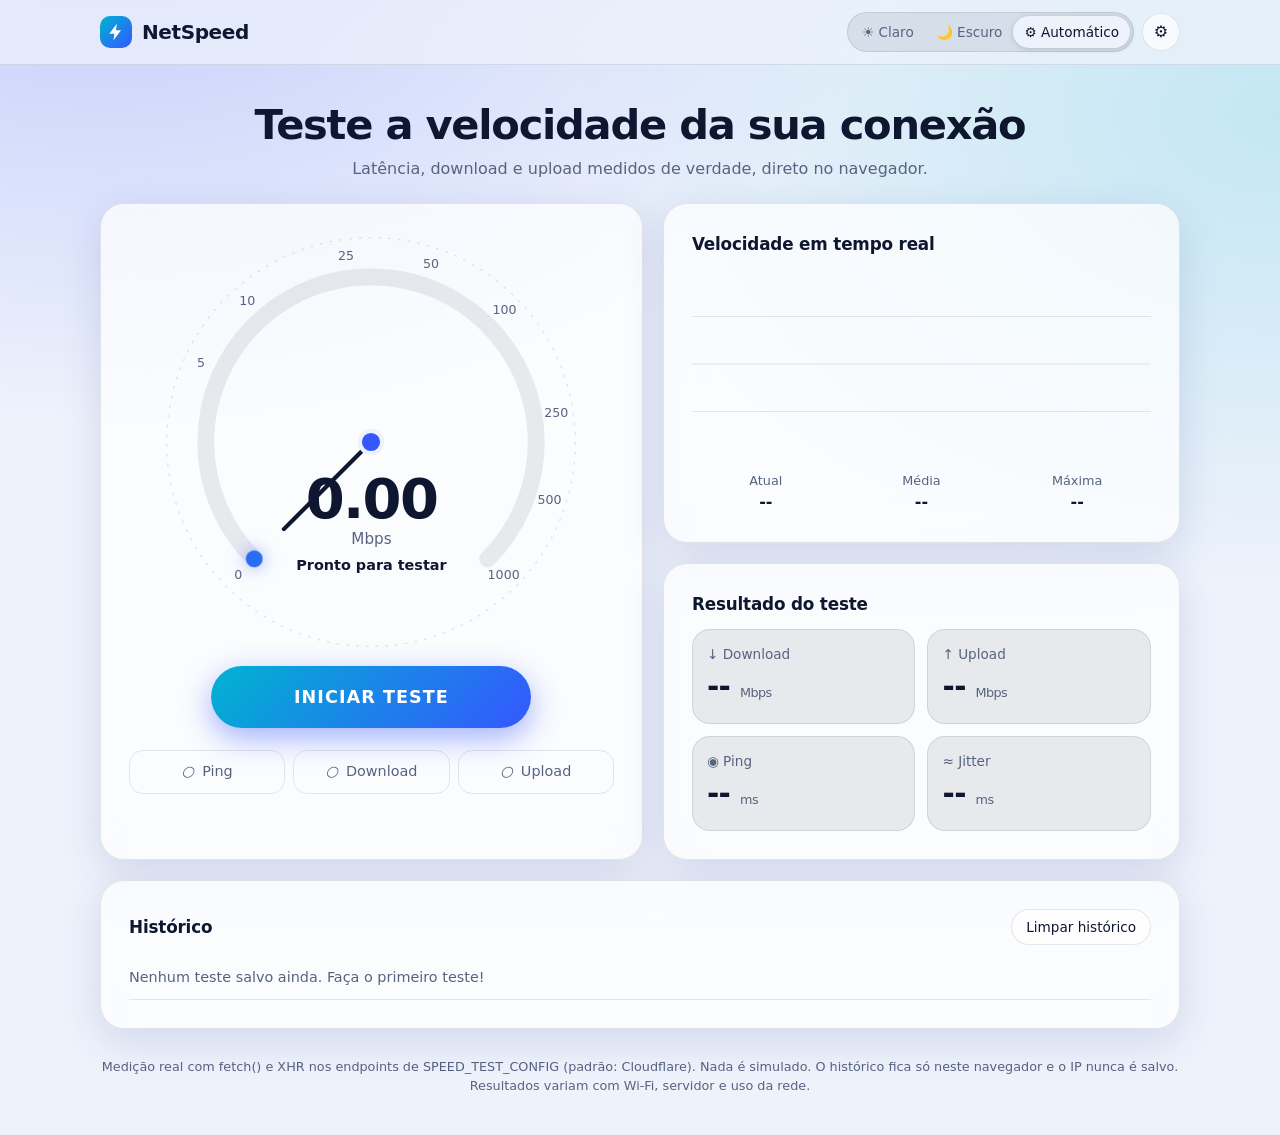
<file: netspeed/index.html>
<!DOCTYPE html><html lang="pt-BR" data-theme="light">
<head>
<meta charset="utf-8">
<meta name="viewport" content="width=device-width,initial-scale=1">
<title>Innovva Netspeed</title>

<link rel="icon" id="favicon" type="image/png" sizes="512x512" href="/netspeed/files/images/favicon.png">
<style>
/* ===== Paleta (edite as variáveis para trocar as cores) ===== */
*{box-sizing:border-box;margin:0}
:root,[data-theme=light]{--bg:#eef2fb;--surface:rgba(255,255,255,.72);--text:#0e1630;--muted:#586380;--primary:#3557ff;--accent:#00b3d1;--border:rgba(14,22,48,.1);--shadow:0 12px 40px rgba(40,60,140,.14);--track:rgba(14,22,48,.08)}
[data-theme=dark]{--bg:#070b18;--surface:rgba(20,28,54,.62);--text:#e9eeff;--muted:#93a0c4;--primary:#7290ff;--accent:#22e0d0;--border:rgba(160,180,255,.15);--shadow:0 12px 40px rgba(0,0,0,.5);--track:rgba(160,180,255,.12);color-scheme:dark}
[hidden]{display:none!important}
body{font:16px/1.5 ui-sans-serif,system-ui,-apple-system,"Segoe UI",Roboto,sans-serif;color:var(--text);min-height:100vh;overflow-x:hidden;
background:radial-gradient(50rem 32rem at 8% -8%,color-mix(in srgb,var(--primary) 24%,transparent),transparent),radial-gradient(44rem 30rem at 100% 10%,color-mix(in srgb,var(--accent) 18%,transparent),transparent),var(--bg);transition:background-color .4s,color .4s}
:focus-visible{outline:3px solid var(--primary);outline-offset:3px}
button,select{font:inherit;color:inherit}
.wrap{width:min(1080px,100% - 32px);margin:0 auto}
header{position:sticky;top:0;z-index:5;backdrop-filter:blur(16px);background:color-mix(in srgb,var(--bg) 70%,transparent);border-bottom:1px solid var(--border);transition:background-color .4s}
.bar{display:flex;align-items:center;justify-content:space-between;gap:12px;height:64px}
.logo{display:flex;align-items:center;gap:10px;font-weight:750;font-size:1.25rem;letter-spacing:-.02em;color:var(--text);text-decoration:none}
.logo svg{width:32px;height:32px;padding:6px;border-radius:10px;background:linear-gradient(135deg,var(--accent),var(--primary));fill:#fff}
.tools{display:flex;align-items:center;gap:8px}
.seg{display:flex;padding:3px;border:1px solid var(--border);border-radius:999px;background:var(--track)}
.seg button{border:0;background:none;color:var(--muted);padding:6px 11px;border-radius:999px;cursor:pointer;font-size:.85rem;transition:background .25s,color .25s}
.seg [aria-pressed=true]{background:var(--bg);color:var(--text);box-shadow:0 1px 6px rgba(0,0,0,.15)}
.icon,.ghost{border:1px solid var(--border);background:var(--surface);border-radius:999px;cursor:pointer;transition:transform .2s,border-color .2s}
.icon{width:38px;height:38px}.ghost{padding:7px 14px;font-size:.85rem}
.icon:hover,.ghost:hover{transform:translateY(-1px);border-color:var(--primary)}
.intro{text-align:center;padding:36px 0 22px}
h1{font-size:clamp(1.6rem,4.5vw,2.6rem);letter-spacing:-.03em;line-height:1.15}
.intro p{color:var(--muted);margin-top:8px}
h2{font-size:1.05rem;letter-spacing:-.01em}
.notice{margin:0 0 16px;padding:14px 18px;border-radius:16px;background:color-mix(in srgb,#ef4444 14%,var(--surface));border:1px solid #ef4444;animation:rise .4s}
.grid{display:grid;gap:20px;grid-template-columns:1fr;margin-bottom:20px}
.grid>*{min-width:0}
@media(min-width:900px){.grid.a{grid-template-columns:1.05fr 1fr}}
.grid.b{grid-template-columns:repeat(auto-fit,minmax(min(100%,340px),1fr))}
.side{display:grid;gap:20px;align-content:start}
.card{background:var(--surface);border:1px solid var(--border);border-radius:24px;box-shadow:var(--shadow);backdrop-filter:blur(18px);padding:clamp(18px,3vw,28px);animation:rise .6s both;transition:background-color .4s,border-color .4s}
.grid>:nth-child(2){animation-delay:.1s}
.ch{display:flex;align-items:center;justify-content:space-between;gap:10px;margin-bottom:12px}
/* ===== Velocímetro ===== */
.gauge{position:relative;width:min(100%,420px);margin:0 auto}
.gauge svg{width:100%;display:block;overflow:visible}
.gauge text{font-size:9px;fill:var(--muted);font-variant-numeric:tabular-nums}
#track{fill:none;stroke:var(--track);stroke-width:12;stroke-linecap:round}
#arc{fill:none;stroke:url(#g);stroke-width:12;stroke-linecap:round;filter:drop-shadow(0 0 6px color-mix(in srgb,var(--primary) 55%,transparent))}
.dash{fill:none;stroke:var(--border);stroke-width:1;stroke-dasharray:2 5}
#needle line{stroke:var(--text);stroke-width:3;stroke-linecap:round}
#needle circle{fill:var(--primary);stroke:var(--bg);stroke-width:3}
.readout{position:absolute;left:0;right:0;top:57%;text-align:center}
#speedVal{display:block;font-size:clamp(2.2rem,10vw,3.5rem);font-weight:750;letter-spacing:-.03em;line-height:1;font-variant-numeric:tabular-nums}
#unit{color:var(--muted);font-size:.95rem}
#status{font-size:.9rem;font-weight:600;margin-top:4px}
.testing .gauge{animation:pulse 1.8s ease-in-out infinite}
.done-glow #arc{animation:glow 1.4s}
.cta{display:block;margin:14px auto 22px;width:min(100%,320px);padding:18px 24px;border:0;border-radius:999px;cursor:pointer;color:#fff;font-weight:750;font-size:1.1rem;letter-spacing:.06em;background:linear-gradient(135deg,var(--accent),var(--primary));box-shadow:0 10px 30px color-mix(in srgb,var(--primary) 45%,transparent);transition:transform .25s,box-shadow .25s,opacity .25s}
.cta:hover:not(:disabled){transform:translateY(-3px) scale(1.02);box-shadow:0 16px 40px color-mix(in srgb,var(--primary) 55%,transparent)}
.cta:disabled{opacity:.6;cursor:progress}
.steps{list-style:none;padding:0;display:flex;gap:8px;justify-content:center}
.steps li{flex:1;display:flex;align-items:center;justify-content:center;gap:8px;padding:10px 6px;border-radius:14px;border:1px solid var(--border);color:var(--muted);font-size:.9rem;transition:all .3s}
.dot::before{content:"○"}
.steps .active{color:var(--text);border-color:var(--primary);background:color-mix(in srgb,var(--primary) 10%,transparent)}
.active .dot::before{content:"●";color:var(--primary);animation:blink 1s infinite}
.steps .done{color:var(--text)}
.done .dot::before{content:"✓";color:var(--accent);font-weight:800;display:inline-block;animation:pop .45s}
canvas{width:100%;height:190px;display:block}
.stats{display:grid;grid-template-columns:repeat(3,1fr);gap:8px;margin-top:12px;text-align:center}
.stats dt{color:var(--muted);font-size:.8rem}.stats dd{font-weight:700;font-variant-numeric:tabular-nums}
.tiles{display:grid;grid-template-columns:1fr 1fr;gap:12px;margin-top:12px}
.tile{padding:14px;border-radius:18px;border:1px solid var(--border);background:var(--track)}
.tile .k{display:block;color:var(--muted);font-size:.85rem}
.tile b{font-size:clamp(1.3rem,4.5vw,1.85rem);letter-spacing:-.02em;font-variant-numeric:tabular-nums}
.tile small{color:var(--muted);font-size:.8rem;font-weight:500}
.tile.glow{animation:glow 1.4s}
.q{display:inline-block;margin-top:16px;padding:6px 16px;border-radius:999px;font-weight:750;letter-spacing:.05em;color:#fff;background:var(--c,#888);animation:pop .5s}
#qHint{display:block;margin-top:6px;color:var(--muted);font-size:.82rem}
.q[data-l=excelente]{--c:#16a870}.q[data-l=boa]{--c:#2b8fe0}.q[data-l=regular]{--c:#d98a0b}.q[data-l=baixa]{--c:#dc3c3c}
.info{display:grid;gap:2px;margin-top:8px}
.info div{display:flex;justify-content:space-between;gap:12px;padding:8px 0;border-bottom:1px solid var(--border);font-size:.92rem}
.info dt{color:var(--muted)}.info dd{font-weight:600;text-align:right;overflow-wrap:anywhere}
#hist{list-style:none;padding:0}
#hist li{display:flex;flex-wrap:wrap;gap:4px 14px;padding:10px 0;border-bottom:1px solid var(--border);font-size:.9rem;font-variant-numeric:tabular-nums}
#hist time{flex-basis:100%;color:var(--muted);font-size:.8rem}
#hist .empty{color:var(--muted)}
.foot{color:var(--muted);font-size:.8rem;text-align:center;padding:8px 0 40px}/* ===== Configurações ===== */dialog{margin:auto;width:min(420px,calc(100% - 32px));border:1px solid var(--border);border-radius:24px;padding:0;background:var(--bg);color:var(--text);box-shadow:var(--shadow)}dialog[open]{animation:pop .3s}dialog::backdrop{background:rgba(5,10,25,.55);backdrop-filter:blur(4px)}.dbody{padding:22px}.row{display:flex;align-items:center;justify-content:space-between;gap:12px;padding:12px 0;border-bottom:1px solid var(--border)}dialog .seg .lb{display:inline!important}select{padding:8px 10px;border-radius:10px;border:1px solid var(--border);background:var(--surface)}input[type=checkbox]{width:22px;height:22px;accent-color:var(--primary)}@media(max-width:560px){.seg .lb{display:none}.logo{font-size:1.1rem}.card{border-radius:20px}.steps li{font-size:.8rem;gap:4px}}

/* ===== Animações ===== /@keyframes rise{from{opacity:0;transform:translateY(14px)}}@keyframes pop{from{opacity:0;transform:scale(.7)}}@keyframes blink{50%{opacity:.35}}@keyframes pulse{50%{filter:drop-shadow(0 0 18px color-mix(in srgb,var(--primary) 45%,transparent))}}@keyframes glow{0%,100%{box-shadow:none}40%{box-shadow:0 0 0 3px var(--accent),0 0 28px var(--accent)}}@media(prefers-reduced-motion:reduce){,*::before{animation:none!important;transition:none!important}}[data-motion=off] *,[data-motion=off] *::before{animation:none!important;transition:none!important}</style>

</head><body>
<header>
  <div class="wrap bar">
    <a class="logo" href="./" aria-label="Início">
      <svg viewBox="0 0 24 24" aria-hidden="true">
        <path d="M13 2 4 14h6l-1 8 9-12h-6z"/>
      </svg>
      <span id="appName">NetSpeed</span>
    </a><div class="tools">
  <div class="seg" data-themeseg role="group" aria-label="Tema"></div>
  <button class="icon" id="openSettings" aria-label="Abrir configurações">⚙</button>
</div>

  </div>
</header><main class="wrap" id="app">
  <div class="intro">
    <h1>Teste a velocidade da sua conexão</h1>
    <p>Latência, download e upload medidos de verdade, direto no navegador.</p>
  </div>  <p id="notice" class="notice" role="alert" hidden></p>  <div class="grid a">
    <section class="card" aria-label="Teste de velocidade">
      <div class="gauge">
        <svg viewBox="0 0 300 300" role="img" aria-label="Velocímetro circular. Os valores em texto estão sempre disponíveis nos resultados.">
          <defs>
            <linearGradient id="g" x1="0" y1="1" x2="1" y2="0">
              <stop offset="0" style="stop-color:var(--accent)"/>
              <stop offset="1" style="stop-color:var(--primary)"/>
            </linearGradient>
          </defs><circle class="dash" cx="150" cy="150" r="146"/>
      <circle id="track" cx="150" cy="150" r="118" transform="rotate(135 150 150)"/>
      <circle id="arc" cx="150" cy="150" r="118" transform="rotate(135 150 150)"/>
      <g id="ticks"></g>

      <g id="needle">
        <line x1="150" y1="150" x2="150" y2="62"/>
        <circle cx="150" cy="150" r="8"/>
      </g>
    </svg>

    <div class="readout">
      <output id="speedVal">0.00</output>
      <span id="unit">Mbps</span>
      <p id="status" role="status" aria-live="polite">Pronto para testar</p>
    </div>
  </div>

  <button class="cta" id="startBtn">INICIAR TESTE</button>

  <ol class="steps" aria-label="Etapas do teste">
    <li data-step="ping"><i class="dot"></i>Ping</li>
    <li data-step="down"><i class="dot"></i>Download</li>
    <li data-step="up"><i class="dot"></i>Upload</li>
  </ol>
</section>

<div class="side">
  <section class="card">
    <div class="ch">
      <h2 id="chartTitle">Velocidade em tempo real</h2>
    </div>

    <canvas id="chart" role="img" aria-label="Gráfico da velocidade ao longo do tempo"></canvas>

    <dl class="stats">
      <div><dt>Atual</dt><dd id="stCur">--</dd></div>
      <div><dt>Média</dt><dd id="stAvg">--</dd></div>
      <div><dt>Máxima</dt><dd id="stMax">--</dd></div>
    </dl>
  </section>

  <section class="card">
    <h2>Resultado do teste</h2>

    <div class="tiles">
      <div class="tile">
        <span class="k">↓ Download</span>
        <b><output id="mDown">--</output> <small class="u">Mbps</small></b>
      </div>

      <div class="tile">
        <span class="k">↑ Upload</span>
        <b><output id="mUp">--</output> <small class="u">Mbps</small></b>
      </div>

      <div class="tile">
        <span class="k">◉ Ping</span>
        <b><output id="mPing">--</output> <small>ms</small></b>
      </div>

      <div class="tile">
        <span class="k">≈ Jitter</span>
        <b><output id="mJit">--</output> <small>ms</small></b>
      </div>
    </div>

    <div id="qWrap" hidden>
      <span class="q" id="quality"></span>
      <small id="qHint">Estimativa baseada nos valores medidos; não é uma classificação absoluta.</small>
    </div>
  </section>
</div>

  </div>  <div class="grid b">
    <section class="card" id="infoCard" hidden>
      <h2>Informações da conexão</h2>
      <dl class="info" id="info"></dl>
    </section><section class="card">
  <div class="ch">
    <h2>Histórico</h2>
    <button class="ghost" data-clear>Limpar histórico</button>
  </div>

  <ul id="hist"></ul>
</section>

  </div>  <p class="foot">
    Medição real com fetch() e XHR nos endpoints de SPEED_TEST_CONFIG
    (padrão: Cloudflare). Nada é simulado. O histórico fica só neste navegador
    e o IP nunca é salvo. Resultados variam com Wi-Fi, servidor e uso da rede.
  </p>
</main><dialog id="dlg" aria-labelledby="dlgT">
  <div class="dbody">
    <div class="ch">
      <h2 id="dlgT">Configurações</h2>
      <button class="icon" id="closeDlg" aria-label="Fechar">✕</button>
    </div><div class="row">
  <span>Tema</span>
  <div class="seg" data-themeseg role="group" aria-label="Tema"></div>
</div>

<label class="row">
  <span>Unidade de velocidade</span>
  <select id="unitSel">
    <option>Mbps</option>
    <option>MB/s</option>
    <option>Kbps</option>
  </select>
</label>

<label class="row">
  <span>Animações</span>
  <input type="checkbox" id="animChk">
</label>

<div class="row" style="border:0">
  <span>Histórico local</span>
  <button class="ghost" data-clear>Limpar histórico</button>
</div>

  </div>
</dialog><script>
"use strict";

/* ===================== CONFIGURAÇÃO ===================== */
const APP_NAME = "NetSpeed";

const SPEED_TEST_CONFIG = {
  downloadUrl: "https://speed.cloudflare.com/__down?bytes=50000000",
  uploadUrl: "https://speed.cloudflare.com/__up",
  pingUrl: "https://speed.cloudflare.com/__down?bytes=0",
  metaUrl: "https://speed.cloudflare.com/meta",

  pingCount: 10,
  streams: 4,
  duration: 8000,
  timeout: 5000
};

const CFG = SPEED_TEST_CONFIG;

/* ===================== ESTADO ===================== */
const $ = s => document.querySelector(s);
const $$ = s => [...document.querySelectorAll(s)];

const sleep = ms => new Promise(r => setTimeout(r, ms));

const S = {
  theme: "auto",
  unit: "Mbps",
  anim: true,

  cur: 0,
  target: 0,

  running: false,

  samples: [],
  max: 0,

  res: {},
  meta: null,

  /* estado da suavização visual */
  smoothWindow: [],
  smoothValue: 0
};

const mq = window.matchMedia("(prefers-color-scheme: dark)");

const store = {
  get(k, d) {
    try {
      return JSON.parse(localStorage.getItem(k)) ?? d;
    } catch {
      return d;
    }
  },

  set(k, v) {
    try {
      localStorage.setItem(k, JSON.stringify(v));
    } catch {}
  }
};

const reduced = () =>
  !S.anim || matchMedia("(prefers-reduced-motion: reduce)").matches;

const conv = v =>
  S.unit === "MB/s" ? v / 8 :
  S.unit === "Kbps" ? v * 1000 :
  v;

const fmt = v => conv(v).toFixed(2);

const bust = u =>
  u + (u.includes("?") ? "&" : "?") + "r=" +
  Math.random().toString(36).slice(2);

const clean = v => String(v).replace(/[<>&"']/g, "");

const persist = () =>
  store.set("netspeed.settings", {
    theme: S.theme,
    unit: S.unit,
    anim: S.anim
  });

/* ===================== INICIALIZAÇÃO ===================== */
function initializeApp() {
  document.title = APP_NAME + " — Teste de velocidade";
  $("#appName").textContent = APP_NAME;

  const saved = store.get("netspeed.settings", {});

  if (["light", "dark", "auto"].includes(saved.theme))
    S.theme = saved.theme;

  if (["Mbps", "MB/s", "Kbps"].includes(saved.unit))
    S.unit = saved.unit;

  if (typeof saved.anim === "boolean")
    S.anim = saved.anim;

  $("#unitSel").value = S.unit;
  $("#animChk").checked = S.anim;

  applyMotion();
  initializeTheme();
  initializeSpeedometer();
  initializeChart();
  refreshUnits();
  loadHistory();

  const dlg = $("#dlg");

  $("#startBtn").onclick = startSpeedTest;

  $("#openSettings").onclick = () => dlg.showModal();

  $("#closeDlg").onclick = () => dlg.close();

  dlg.onclick = e => {
    if (e.target === dlg) dlg.close();
  };

  $("#unitSel").onchange = e => {
    S.unit = e.target.value;
    persist();
    refreshUnits();
  };

  $("#animChk").onchange = e => {
    S.anim = e.target.checked;
    persist();
    applyMotion();
  };

  document.addEventListener("click", e => {
    const b = e.target.closest("[data-tc]");

    if (b) {
      S.theme = b.dataset.tc;
      persist();
      applyTheme();
    }

    if (
      e.target.closest("[data-clear]") &&
      confirm("Apagar todo o histórico de testes? Esta ação não pode ser desfeita.")
    ) {
      clearHistory();
    }
  });
}

function applyMotion() {
  document.documentElement.dataset.motion = S.anim ? "on" : "off";
}

function refreshUnits() {
  $("#unit").textContent = S.unit;

  renderMetrics();
  loadHistory();

  /* apenas sincroniza o valor atual, sem criar movimento */
  updateSpeedometer(S.target, true);

  if (!$("#infoCard").hidden)
    renderInfo();
}

/* ===================== TEMA ===================== */
function initializeTheme() {
  $$("[data-themeseg]").forEach(el => {
    el.innerHTML = [
      ["light", "☀️", "Claro"],
      ["dark", "🌙", "Escuro"],
      ["auto", "⚙️", "Automático"]
    ]
      .map(
        ([k, i, l]) =>
          `<button data-tc="${k}" title="${l}" aria-label="${l}">
            <span aria-hidden="true">${i}</span>
            <span class="lb">${l}</span>
          </button>`
      )
      .join("");
  });

  mq.addEventListener("change", () =>
    S.theme === "auto" && applyTheme()
  );

  applyTheme();
}

function applyTheme() {
  document.documentElement.dataset.theme =
    S.theme === "dark" ||
    (S.theme === "auto" && mq.matches)
      ? "dark"
      : "light";

  $$("[data-tc]").forEach(b =>
    b.setAttribute(
      "aria-pressed",
      b.dataset.tc === S.theme
    )
  );

  drawChart();
}

/* ===================== VELOCÍMETRO ===================== */
const R = 118;
const CIRC = 2 * Math.PI * R;
const ARC = CIRC * 0.75;

const MARKS = [
  0, 5, 10, 25, 50, 100, 250, 500, 1000
];

/*
 * O ponteiro utiliza escala logarítmica:
 * 0 → começo
 * 1000 → final
 */
const frac = v =>
  Math.min(
    1,
    Math.log10(1 + Math.max(0, v)) /
    Math.log10(1001)
  );

/*
 * Suavização do ponteiro.
 *
 * Quanto menor o valor, mais "pesado" fica o ponteiro.
 * 0.09 = movimento bem suave.
 */
const NEEDLE_EASE = 0.09;

let raf = 0;

function initializeSpeedometer() {
  $("#ticks").innerHTML = MARKS.map(m => {
    const a =
      (-135 + frac(m) * 270) *
      Math.PI / 180;

    return `
      <text
        x="${150 + 134 * Math.sin(a)}"
        y="${153 - 134 * Math.cos(a)}"
        text-anchor="middle"
      >${m}</text>
    `;
  }).join("");

  $("#track").setAttribute(
    "stroke-dasharray",
    `${ARC} ${CIRC}`
  );

  /* começa realmente em zero */
  updateSpeedometer(0, true);
}

function updateSpeedometer(v, snap = false) {
  S.target = Math.max(0, Number(v) || 0);

  /*
   * "snap" só é usado quando precisamos sincronizar
   * o indicador instantaneamente, como ao resetar a UI.
   */
  if (snap || reduced()) {
    S.cur = S.target;
  }

  cancelAnimationFrame(raf);
  tick();
}

function tick() {
  const d = S.target - S.cur;

  /*
   * Interpolação mais lenta e contínua.
   * Isso evita que o ponteiro "teleporte" entre amostras.
   */
  if (Math.abs(d) < 0.01) {
    S.cur = S.target;
  } else {
    S.cur += d * NEEDLE_EASE;
  }

  const f = frac(S.cur);

  $("#arc").setAttribute(
    "stroke-dasharray",
    `${f * ARC} ${CIRC}`
  );

  $("#needle").setAttribute(
    "transform",
    `rotate(${-135 + f * 270} 150 150)`
  );

  $("#speedVal").textContent =
    conv(S.cur).toFixed(2);

  if (Math.abs(S.cur - S.target) > 0.01) {
    raf = requestAnimationFrame(tick);
  }
}

/* ===================== GRÁFICO ===================== */
let cv, ctx;

const SAMPLE_MS = 200;

function initializeChart() {
  cv = $("#chart");
  ctx = cv.getContext("2d");

  new ResizeObserver(drawChart).observe(cv);
}

function updateChart(v) {
  S.samples.push(v);
  drawChart();
}

function drawChart() {
  if (!ctx) return;

  const dpr = devicePixelRatio || 1;
  const w = cv.clientWidth;
  const h = cv.clientHeight;

  if (!w) return;

  if (
    cv.width !== Math.round(w * dpr) ||
    cv.height !== Math.round(h * dpr)
  ) {
    cv.width = Math.round(w * dpr);
    cv.height = Math.round(h * dpr);
  }

  ctx.setTransform(dpr, 0, 0, dpr, 0, 0);
  ctx.clearRect(0, 0, w, h);

  const cs = getComputedStyle(document.documentElement);

  const c1 =
    cs.getPropertyValue("--primary").trim();

  const c2 =
    cs.getPropertyValue("--accent").trim();

  ctx.strokeStyle =
    cs.getPropertyValue("--border");

  ctx.lineWidth = 1;

  for (let i = 1; i < 4; i++) {
    ctx.beginPath();
    ctx.moveTo(0, h * i / 4);
    ctx.lineTo(w, h * i / 4);
    ctx.stroke();
  }

  const s = S.samples;

  if (s.length < 2)
    return;

  const N = Math.ceil(
    CFG.duration / SAMPLE_MS
  );

  const top =
    Math.max(...s) * 1.2 || 1;

  const pad = 8;

  const P = s.map((v, i) => [
    i / Math.max(1, N - 1) * w,
    h - pad -
      v / top * (h - 2 * pad)
  ]);

  ctx.beginPath();
  ctx.moveTo(...P[0]);

  for (
    let i = 1;
    i < P.length - 1;
    i++
  ) {
    ctx.quadraticCurveTo(
      P[i][0],
      P[i][1],
      (P[i][0] + P[i + 1][0]) / 2,
      (P[i][1] + P[i + 1][1]) / 2
    );
  }

  const l = P[P.length - 1];

  ctx.lineTo(l[0], l[1]);

  const g =
    ctx.createLinearGradient(0, 0, w, 0);

  g.addColorStop(0, c2);
  g.addColorStop(1, c1);

  ctx.strokeStyle = g;
  ctx.lineWidth = 2.5;
  ctx.lineJoin = "round";
  ctx.stroke();

  ctx.lineTo(l[0], h);
  ctx.lineTo(P[0][0], h);
  ctx.closePath();

  const f =
    ctx.createLinearGradient(0, 0, 0, h);

  f.addColorStop(0, c1 + "55");
  f.addColorStop(1, c1 + "00");

  ctx.fillStyle = f;
  ctx.fill();
}

/* ===================== INTERFACE ===================== */
const STEPS = [
  "ping",
  "down",
  "up"
];

function setStep(cur) {
  const ci = STEPS.indexOf(cur);

  STEPS.forEach((k, i) => {
    $(`[data-step=${k}]`).className =
      cur === "end" || i < ci
        ? "done"
        : i === ci
          ? "active"
          : "";
  });
}

const setStatus = t =>
  $("#status").textContent = t;

function showNotice(m) {
  const n = $("#notice");
  n.textContent = m;
  n.hidden = false;
}

function renderMetrics() {
  const r = S.res;

  const set = (id, v) =>
    $(id).textContent = v;

  set(
    "#mPing",
    r.ping != null
      ? r.ping.toFixed(0)
      : "--"
  );

  set(
    "#mJit",
    r.jitter != null
      ? r.jitter.toFixed(1)
      : "--"
  );

  set(
    "#mDown",
    r.down != null
      ? fmt(r.down)
      : "--"
  );

  set(
    "#mUp",
    r.up != null
      ? fmt(r.up)
      : "--"
  );

  $$(".u").forEach(
    e => e.textContent = S.unit
  );
}

function showPhaseStats(cur, avg) {
  $("#stCur").textContent = fmt(cur);
  $("#stAvg").textContent = fmt(avg);
  $("#stMax").textContent = fmt(S.max);
}

function resetUI() {
  S.res = {};
  S.samples = [];
  S.max = 0;

  /* reseta também a memória da suavização */
  S.smoothWindow = [];
  S.smoothValue = 0;

  renderMetrics();
  drawChart();
  setStep("");

  /*
   * Reinicia diretamente em 0.
   * Não existe mais a animação 0 → 1000 → 0.
   */
  updateSpeedometer(0, true);

  [
    "#stCur",
    "#stAvg",
    "#stMax"
  ].forEach(s =>
    $(s).textContent = "--"
  );

  $("#chartTitle").textContent =
    "Velocidade em tempo real";

  $("#notice").hidden =
    $("#infoCard").hidden =
    $("#qWrap").hidden = true;

  document.body.classList.remove(
    "done-glow"
  );
}

function setButton(txt, busy) {
  const b = $("#startBtn");

  b.textContent = txt;
  b.disabled = busy;

  document.body.classList.toggle(
    "testing",
    busy
  );
}

/* ===================== SUAVIZAÇÃO ===================== */

/*
 * Mediana elimina valores isolados muito altos/baixos.
 *
 * Exemplo:
 * 300, 305, 309, 1200, 302
 *
 * O 1200 é tratado como pico isolado.
 */
function median(values) {
  if (!values.length)
    return 0;

  const a = [...values].sort(
    (x, y) => x - y
  );

  const mid = Math.floor(a.length / 2);

  return a.length % 2
    ? a[mid]
    : (a[mid - 1] + a[mid]) / 2;
}

/*
 * Combina:
 * 1. janela de mediana
 * 2. suavização exponencial
 *
 * Resultado:
 * a medição visual não oscila brutalmente.
 */
function stabilizeThroughput(raw) {
  const WINDOW = 5;
  const EMA = 0.28;

  S.smoothWindow.push(
    Math.max(0, raw)
  );

  if (
    S.smoothWindow.length >
    WINDOW
  ) {
    S.smoothWindow.shift();
  }

  const med = median(
    S.smoothWindow
  );

  if (!S.smoothValue) {
    S.smoothValue = med;
  } else {
    S.smoothValue =
      S.smoothValue * (1 - EMA) +
      med * EMA;
  }

  return S.smoothValue;
}

/* ===================== TESTE ===================== */
async function startSpeedTest() {
  if (S.running)
    return;

  if (!window.fetch || !window.performance) {
    return showNotice(
      "Seu navegador não tem suporte às APIs necessárias (fetch / performance). Atualize ou troque de navegador."
    );
  }

  if (navigator.onLine === false) {
    return showNotice(
      "Você parece estar sem conexão com a internet. Conecte-se e tente novamente."
    );
  }

  S.running = true;

  resetUI();
  setButton("TESTANDO...", true);

  try {
    setStatus("Preparando teste...");

    const metaP = loadMeta();

    /*
     * Antes havia:
     *
     * updateSpeedometer(1000);
     * await sleep(...);
     * updateSpeedometer(0);
     *
     * Isso causava o pico artificial.
     *
     * Agora o ponteiro permanece em 0.
     */
    await prepare();

    setStep("ping");
    setStatus("Medindo ping...");
    await measurePing();

    setStep("down");
    setStatus("Testando download...");
    await measureDownload();

    setStep("up");
    setStatus("Testando upload...");
    await measureUpload();

    setStep("end");
    setStatus("Finalizando...");

    await metaP;
    await sleep(
      reduced() ? 50 : 450
    );

    showResults();
    saveResult();

    setStatus("Teste concluído");
    setButton(
      "TESTAR NOVAMENTE",
      false
    );

  } catch (e) {
    showNotice(
      e.message ||
      "Não foi possível concluir a medição. Verifique sua conexão e tente novamente."
    );

    setStep("");
    updateSpeedometer(0);

    setStatus("Teste interrompido");

    setButton(
      "TENTAR NOVAMENTE",
      false
    );

  } finally {
    S.running = false;
  }
}

async function prepare() {
  /*
   * Pequeno tempo de preparação visual.
   * O ponteiro permanece em 0 durante toda essa fase.
   */
  updateSpeedometer(0, true);

  await sleep(
    reduced() ? 60 : 350
  );
}

function fail(step, e) {
  const m =
    e && e.name === "AbortError"
      ? `Tempo esgotado na etapa de ${step}. Verifique sua conexão e tente novamente.`
      : e instanceof TypeError
        ? `Falha na etapa de ${step}: o endpoint está indisponível, foi bloqueado por CORS ou você está sem conexão. Confira SPEED_TEST_CONFIG e a rede.`
        : "Não foi possível concluir a medição. Verifique sua conexão e tente novamente.";

  return new Error(m);
}

const fetchT = (url, ms) => {
  const c = new AbortController();

  const t = setTimeout(
    () => c.abort(),
    ms
  );

  return fetch(
    bust(url),
    {
      cache: "no-store",
      signal: c.signal
    }
  ).finally(() =>
    clearTimeout(t)
  );
};

async function loadMeta() {
  if (!CFG.metaUrl)
    return;

  try {
    S.meta =
      await (
        await fetchT(
          CFG.metaUrl,
          CFG.timeout
        )
      ).json();

  } catch {
    S.meta = null;
  }
}

/* ===================== PING ===================== */
async function measurePing() {
  const t = [];

  try {
    for (
      let i = 0;
      i < CFG.pingCount;
      i++
    ) {
      const a = performance.now();

      const r = await fetchT(
        CFG.pingUrl,
        CFG.timeout
      );

      await r.arrayBuffer();

      const d =
        performance.now() - a;

      if (i > 0)
        t.push(d);

      if (t.length) {
        S.res.ping =
          [...t].sort(
            (x, y) => x - y
          )[Math.floor(t.length / 2)];

        S.res.jitter =
          t.length > 1
            ? t.slice(1).reduce(
                (s, x, j) =>
                  s +
                  Math.abs(
                    x - t[j]
                  ),
                0
              ) /
              (t.length - 1)
            : 0;

        renderMetrics();
      }

      await sleep(80);
    }

  } catch (e) {
    throw fail("ping", e);
  }
}

/* ===================== DOWNLOAD ===================== */
async function dlWorker(st) {
  while (
    !st.ac.signal.aborted
  ) {
    try {
      const r = await fetch(
        bust(CFG.downloadUrl),
        {
          cache: "no-store",
          signal: st.ac.signal
        }
      );

      if (!r.ok)
        throw new Error(
          "HTTP " + r.status
        );

      if (
        r.body &&
        r.body.getReader
      ) {
        const rd =
          r.body.getReader();

        for (;;) {
          const {
            done,
            value
          } = await rd.read();

          if (done)
            break;

          st.bytes +=
            value.length;
        }

      } else {
        st.bytes +=
          (
            await r.arrayBuffer()
          ).byteLength;
      }

    } catch (e) {
      if (!st.ac.signal.aborted)
        st.fail = e;

      return;
    }
  }
}

/* ===================== UPLOAD ===================== */
let PAYLOAD;

async function ulWorker(st) {
  if (!PAYLOAD) {
    const c =
      crypto.getRandomValues(
        new Uint8Array(65536)
      );

    const a =
      new Uint8Array(
        65536 * 64
      );

    for (
      let i = 0;
      i < 64;
      i++
    ) {
      a.set(
        c,
        i * 65536
      );
    }

    PAYLOAD =
      new Blob([a]);
  }

  while (
    !st.ac.signal.aborted &&
    !st.fail
  ) {
    await new Promise(res => {
      const x =
        new XMLHttpRequest();

      let last = 0;

      st.xhrs.push(x);

      x.open(
        "POST",
        bust(CFG.uploadUrl)
      );

      x.timeout =
        CFG.timeout * 3;

      x.upload.onprogress = e => {
        st.bytes +=
          e.loaded - last;

        last = e.loaded;
      };

      x.onerror = () => {
        if (!st.ac.signal.aborted) {
          st.fail =
            new TypeError(
              "upload"
            );
        }

        res();
      };

      x.onload = () => {
        if (x.status >= 400) {
          st.fail =
            new Error(
              "HTTP " + x.status
            );
        }

        res();
      };

      x.onabort =
        x.ontimeout = () =>
          res();

      x.send(PAYLOAD);
    });
  }
}

/* ===================== THROUGHPUT ===================== */
async function measureThroughput(
  key,
  worker
) {
  const st = {
    bytes: 0,
    fail: null,
    ac: new AbortController(),
    xhrs: []
  };

  S.samples = [];
  S.max = 0;

  /* reinicia suavização de cada etapa */
  S.smoothWindow = [];
  S.smoothValue = 0;

  drawChart();

  const t0 = performance.now();

  let lt = t0;
  let lb = 0;

  let cur = 0;

  let wb = 0;
  let wt = t0;

  let warm = false;

  let sum = 0;
  let n = 0;

  for (
    let i = 0;
    i < CFG.streams;
    i++
  ) {
    worker(st);
  }

  await new Promise(res => {
    const id =
      setInterval(() => {
        const now =
          performance.now();

        const b =
          st.bytes;

        const elapsed =
          now - lt;

        /*
         * Velocidade instantânea real.
         */
        const inst =
          elapsed > 0
            ? (b - lb) *
              8 /
              (1e3 * elapsed)
            : 0;

        lt = now;
        lb = b;

        /*
         * Primeiro remove picos isolados,
         * depois suaviza.
         */
        const stable =
          stabilizeThroughput(
            inst
          );

        /*
         * Cur representa o valor visual
         * estável utilizado no medidor.
         *
         * Isso evita que um pacote isolado,
         * mudança de buffer ou rajada de dados
         * cause um pico enorme na interface.
         */
        cur = stable;

        /*
         * Ignora o primeiro segundo
         * para as estatísticas de fase.
         */
        if (
          !warm &&
          now - t0 > 1000
        ) {
          warm = true;
          wb = b;
          wt = now;
        }

        S.max = Math.max(
          S.max,
          cur
        );

        if (warm) {
          sum += cur;
          n++;
        }

        /*
         * A interface recebe somente
         * o valor estabilizado.
         */
        S.res[key] = cur;

        renderMetrics();

        updateSpeedometer(cur);

        updateChart(cur);

        showPhaseStats(
          cur,
          n ? sum / n : cur
        );

        if (
          now - t0 >=
            CFG.duration ||
          (st.fail && !b)
        ) {
          clearInterval(id);
          res();
        }

      }, SAMPLE_MS);
  });

  st.ac.abort();

  st.xhrs.forEach(
    x => x.abort()
  );

  if (!st.bytes) {
    throw (
      st.fail ||
      new TypeError("sem dados")
    );
  }

  /*
   * Resultado final continua sendo
   * calculado diretamente pelos bytes reais.
   * A suavização serve apenas para a interface.
   */
  const now =
    performance.now();

  return warm
    ? (st.bytes - wb) *
      8 /
      (1e3 * (now - wt))
    : st.bytes *
      8 /
      (1e3 * (now - t0));
}

async function measureDownload() {
  $("#chartTitle").textContent =
    "Download em tempo real (" +
    S.unit +
    ")";

  try {
    S.res.down =
      await measureThroughput(
        "down",
        dlWorker
      );

  } catch (e) {
    throw fail(
      "download",
      e
    );
  }

  renderMetrics();
}

async function measureUpload() {
  $("#chartTitle").textContent =
    "Upload em tempo real (" +
    S.unit +
    ")";

  try {
    S.res.up =
      await measureThroughput(
        "up",
        ulWorker
      );

  } catch (e) {
    throw fail(
      "upload",
      e
    );
  }

  renderMetrics();
}

/* ===================== RESULTADOS ===================== */
function countTo(
  sel,
  to,
  dec
) {
  const el = $(sel);

  if (reduced()) {
    el.textContent =
      to.toFixed(dec);

    return;
  }

  const t0 =
    performance.now();

  const D = 1100;

  (function f(n) {
    const p =
      Math.min(
        1,
        (n - t0) / D
      );

    el.textContent =
      (
        to *
        (1 -
          Math.pow(
            1 - p,
            3
          ))
      ).toFixed(dec);

    if (p < 1)
      requestAnimationFrame(f);

  })(t0);
}

function showResults() {
  const r = S.res;

  /*
   * O valor final também chega suavemente
   * ao resultado, sem "teleporte".
   */
  updateSpeedometer(r.down);

  countTo(
    "#mDown",
    conv(r.down),
    2
  );

  countTo(
    "#mUp",
    conv(r.up),
    2
  );

  countTo(
    "#mPing",
    r.ping,
    0
  );

  countTo(
    "#mJit",
    r.jitter,
    1
  );

  $$(".tile").forEach(t => {
    t.classList.remove("glow");
    void t.offsetWidth;
    t.classList.add("glow");
  });

  document.body.classList.add(
    "done-glow"
  );

  const l =
    r.down >= 100 &&
    r.ping < 30
      ? "excelente"
      : r.down >= 25 &&
        r.ping < 80
        ? "boa"
        : r.down >= 5 &&
          r.ping < 150
          ? "regular"
          : "baixa";

  const q = $("#quality");

  q.dataset.l = l;
  q.textContent =
    l.toUpperCase();

  $("#qWrap").hidden = false;

  renderInfo();

  $("#infoCard").hidden = false;
}

function renderInfo() {
  const c =
    navigator.connection || {};

  const m =
    S.meta || {};

  const r =
    S.res;

  const colo =
    m.colo &&
    typeof m.colo === "object"
      ? (
          m.colo.city ||
          m.colo.iata
        )
      : m.colo;

  let host = "";

  try {
    host =
      new URL(
        CFG.downloadUrl
      ).hostname;
  } catch {}

  const rows = [
    ["IP público", m.clientIp],
    [
      "Servidor",
      [m.city, colo]
        .filter(Boolean)
        .join(" · ") ||
        host
    ],
    [
      "Tipo de conexão",
      c.type
    ],
    [
      "Tecnologia estimada",
      c.effectiveType &&
        c.effectiveType.toUpperCase()
    ],
    [
      "RTT (navegador)",
      c.rtt != null &&
        c.rtt + " ms"
    ],
    [
      "Downlink (navegador)",
      c.downlink != null &&
        c.downlink + " Mbps"
    ],
    [
      "Economia de dados",
      c.saveData != null &&
        (
          c.saveData
            ? "Ativada"
            : "Desativada"
        )
    ],
    [
      "Latência",
      r.ping.toFixed(0) +
        " ms"
    ],
    [
      "Jitter",
      r.jitter.toFixed(1) +
        " ms"
    ],
    [
      "Download",
      fmt(r.down) +
        " " +
        S.unit
    ],
    [
      "Upload",
      fmt(r.up) +
        " " +
        S.unit
    ]
  ];

  $("#info").innerHTML =
    rows
      .map(
        ([k, v]) =>
          `<div>
            <dt>${k}</dt>
            <dd>${v ? clean(v) : "Não disponível"}</dd>
          </div>`
      )
      .join("");
}

/* ===================== HISTÓRICO ===================== */
const HK =
  "netspeed.history";

function saveResult() {
  const h =
    store.get(HK, []);

  h.unshift({
    t: Date.now(),
    d: S.res.down,
    u: S.res.up,
    p: S.res.ping
  });

  store.set(
    HK,
    h.slice(0, 10)
  );

  loadHistory();
}

function loadHistory() {
  const h =
    store.get(HK, []);

  $("#hist").innerHTML =
    Array.isArray(h) &&
    h.length
      ? h
          .map(x => {
            const d =
              new Date(x.t);

            return `
              <li>
                <time datetime="${d.toISOString()}">
                  ${d.toLocaleDateString("pt-BR")}
                  —
                  ${d.toLocaleTimeString(
                    "pt-BR",
                    {
                      hour: "2-digit",
                      minute: "2-digit"
                    }
                  )}
                </time>

                <span>
                  ↓ ${conv(x.d).toFixed(0)}
                  ${S.unit}
                </span>

                <span>
                  ↑ ${conv(x.u).toFixed(0)}
                  ${S.unit}
                </span>

                <span>
                  ◉ ${Number(x.p).toFixed(0)}
                  ms
                </span>
              </li>
            `;
          })
          .join("")

      : '<li class="empty">Nenhum teste salvo ainda. Faça o primeiro teste!</li>';
}

function clearHistory() {
  store.set(HK, []);
  loadHistory();
}

initializeApp();
</script></body>
</html>
</file>
